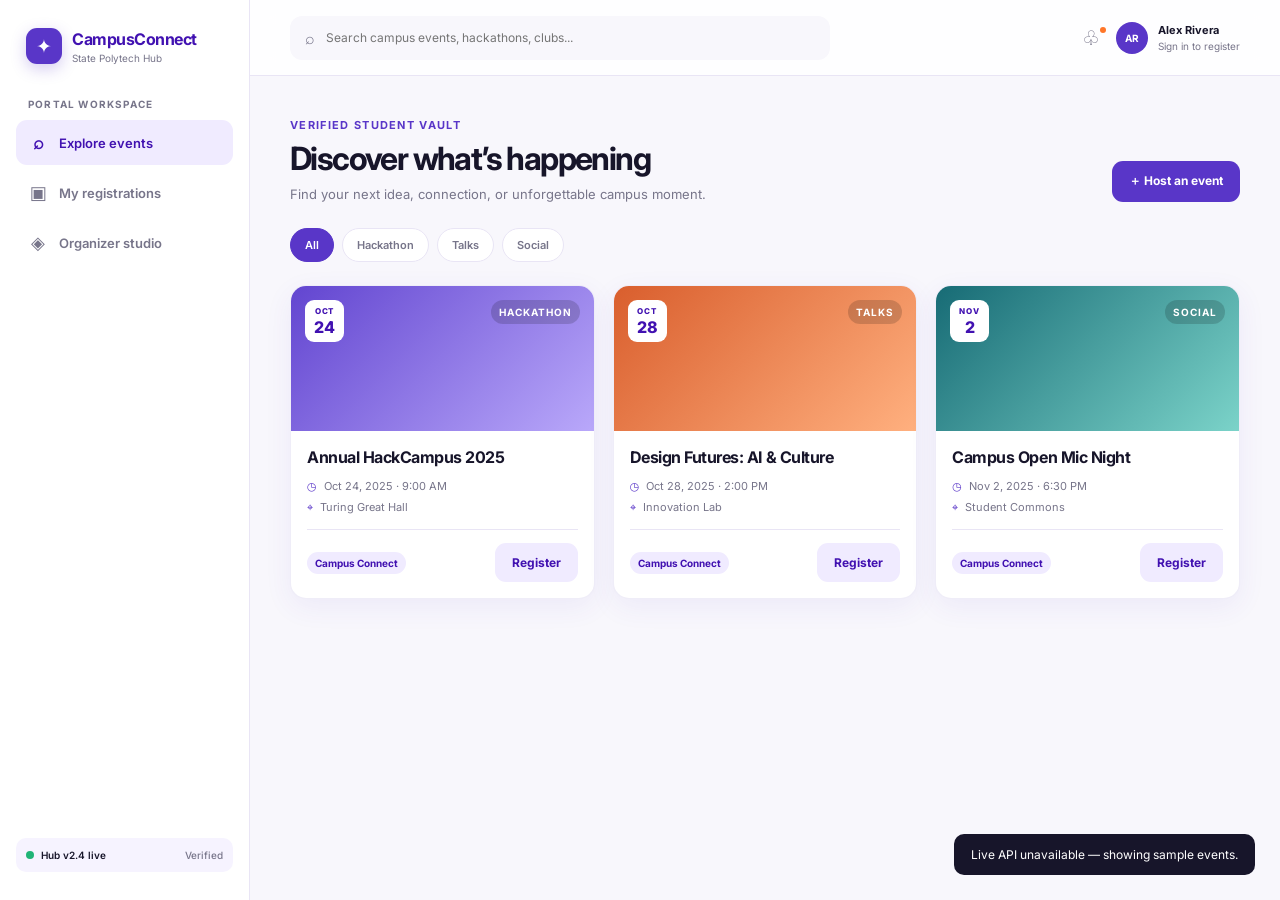
<file: frontend/index.html>
<!doctype html>
<html lang="en">
  <head>
    <meta charset="UTF-8" />
    <meta name="viewport" content="width=device-width, initial-scale=1.0" />
    <meta name="description" content="CampusConnect event discovery and registration portal" />
    <title>CampusConnect — Explore Events</title>
    <link rel="preconnect" href="https://fonts.googleapis.com" />
    <link rel="preconnect" href="https://fonts.gstatic.com" crossorigin />
    <link href="https://fonts.googleapis.com/css2?family=Inter:wght@400;500;600;700;800&display=swap" rel="stylesheet" />
    <link rel="stylesheet" href="./styles.css" />
  </head>
  <body>
    <div class="app-shell">
      <aside class="sidebar" aria-label="Main navigation">
        <div class="brand"><div class="brand-mark">✦</div><div><strong>CampusConnect</strong><small>State Polytech Hub</small></div></div>
        <div class="nav-label">Portal workspace</div>
        <nav class="nav-list">
          <button class="nav-item active" data-view="explore"><span>⌕</span>Explore events</button>
          <button class="nav-item" data-view="registrations"><span>▣</span>My registrations</button>
          <button class="nav-item" data-view="organizer"><span>◈</span>Organizer studio</button>
        </nav>
        <div class="sidebar-footer"><span class="status-dot"></span><span>Hub v2.4 live</span><span class="verified">Verified</span></div>
      </aside>

      <main class="main-content">
        <header class="topbar">
          <div class="mobile-brand"><div class="brand-mark">✦</div><strong>CampusConnect</strong></div>
          <label class="search-wrap"><span>⌕</span><input id="search-input" type="search" placeholder="Search campus events, hackathons, clubs..." /></label>
          <div class="profile"><button class="icon-button" aria-label="Notifications">♧<i></i></button><button class="profile-button" id="profile-login" type="button" aria-label="Sign in"><div class="avatar">AR</div><div class="profile-copy"><strong>Alex Rivera</strong><small>Sign in to register</small></div></button></div>
        </header>

        <section id="app" class="page" aria-live="polite">
          <div class="loading-card"><div class="spinner"></div><p>Loading your campus events…</p></div>
        </section>
      </main>
    </div>
    <div id="auth-modal" class="modal-backdrop" hidden>
      <section class="auth-modal" role="dialog" aria-modal="true" aria-labelledby="auth-title">
        <button id="close-auth" class="modal-close" type="button" aria-label="Close">×</button>
        <div class="eyebrow">Student access</div>
        <h2 id="auth-title">Sign in to register</h2>
        <p>Use your CampusConnect account. Your access token is stored only in this browser.</p>
        <form id="auth-form">
          <label>Email<input id="auth-email" type="email" autocomplete="email" required placeholder="student@campus.edu" /></label>
          <label>Password<input id="auth-password" type="password" autocomplete="current-password" required placeholder="Your password" /></label>
          <button class="primary-button" type="submit">Sign in</button>
          <div id="auth-error" class="auth-error" role="alert"></div>
        </form>
      </section>
    </div>
    <div id="toast" class="toast" role="status"></div>
    <script src="./api-client.js?v=20261105-2"></script>
    <script src="./app.js"></script>
  </body>
</html>
</file>
<file: frontend/styles.css>
:root{--canvas:#f8f7fc;--surface:#fff;--ink:#17152a;--muted:#77758a;--line:#e9e5f5;--purple:#5936c8;--purple-dark:#4111b1;--purple-soft:#f0ebff;--orange:#ff7629;--green:#20b477;--shadow:0 8px 28px rgba(89,54,200,.07)}
*{box-sizing:border-box}body{margin:0;background:var(--canvas);color:var(--ink);font-family:Inter,system-ui,sans-serif}button,input{font:inherit}.app-shell{display:flex;min-height:100vh}.sidebar{width:250px;flex:0 0 250px;background:var(--surface);border-right:1px solid var(--line);padding:28px 16px;display:flex;flex-direction:column}.brand{display:flex;align-items:center;gap:10px;padding:0 10px 34px;color:var(--purple-dark)}.brand strong{display:block;font-size:16px;letter-spacing:-.03em}.brand small{display:block;color:var(--muted);font-size:10px;margin-top:3px}.brand-mark{width:36px;height:36px;border-radius:11px;display:grid;place-items:center;background:var(--purple);color:#fff;font-size:19px;box-shadow:0 5px 15px rgba(89,54,200,.25)}.nav-label{padding:0 12px 10px;color:var(--muted);font-size:10px;font-weight:700;text-transform:uppercase;letter-spacing:.12em}.nav-list{display:grid;gap:5px}.nav-item{border:0;background:transparent;text-align:left;color:var(--muted);padding:12px;border-radius:11px;cursor:pointer;font-weight:600;font-size:13px;display:flex;align-items:center;gap:11px}.nav-item span{width:20px;text-align:center;font-size:18px}.nav-item:hover,.nav-item.active{background:var(--purple-soft);color:var(--purple-dark)}.sidebar-footer{margin-top:auto;background:#f6f3ff;border-radius:10px;padding:11px 10px;display:flex;align-items:center;gap:7px;color:var(--ink);font-size:10px;font-weight:600}.status-dot{width:8px;height:8px;background:var(--green);border-radius:99px}.verified{margin-left:auto;color:var(--muted);font-weight:500}.main-content{min-width:0;flex:1}.topbar{height:76px;background:rgba(255,255,255,.86);border-bottom:1px solid var(--line);display:flex;align-items:center;gap:24px;padding:0 40px;position:sticky;top:0;z-index:5;backdrop-filter:blur(12px)}.search-wrap{max-width:540px;flex:1;display:flex;align-items:center;gap:9px;background:var(--canvas);border:1px solid transparent;border-radius:12px;padding:0 14px;color:var(--muted)}.search-wrap:focus-within{background:#fff;border-color:var(--purple);box-shadow:0 0 0 3px rgba(89,54,200,.12)}.search-wrap input{width:100%;height:42px;background:transparent;border:0;outline:0;color:var(--ink);font-size:12px}.profile{margin-left:auto;display:flex;align-items:center;gap:10px}.icon-button{border:0;background:transparent;color:var(--muted);font-size:20px;position:relative;cursor:pointer}.icon-button i{position:absolute;right:0;top:2px;width:6px;height:6px;background:var(--orange);border-radius:50%}.avatar{width:32px;height:32px;border-radius:50%;display:grid;place-items:center;background:var(--purple);color:#fff;font-size:10px;font-weight:700}.profile-copy strong,.profile-copy small{display:block}.profile-copy strong{font-size:11px}.profile-copy small{font-size:10px;color:var(--muted);margin-top:3px}.mobile-brand{display:none}.page{padding:42px 40px;max-width:1440px;margin:auto}.eyebrow{color:var(--purple);font-size:11px;text-transform:uppercase;letter-spacing:.12em;font-weight:700}.page-heading{display:flex;justify-content:space-between;align-items:end;gap:24px;margin-bottom:26px}.page h1{font-size:32px;letter-spacing:-.05em;margin:7px 0 8px}.page-heading p{margin:0;color:var(--muted);font-size:13px}.primary-button,.secondary-button{border:0;border-radius:11px;padding:12px 17px;cursor:pointer;font-size:12px;font-weight:700}.primary-button{background:var(--purple);color:#fff}.primary-button:hover{background:var(--purple-dark)}.secondary-button{background:var(--purple-soft);color:var(--purple-dark)}.filters{display:flex;gap:8px;margin-bottom:23px;overflow:auto}.filter{border:1px solid var(--line);background:#fff;color:var(--muted);padding:9px 14px;border-radius:99px;white-space:nowrap;font-size:11px;font-weight:600;cursor:pointer}.filter.active,.filter:hover{background:var(--purple);border-color:var(--purple);color:#fff}.event-grid{display:grid;grid-template-columns:repeat(auto-fill,minmax(270px,1fr));gap:18px}.event-card{background:#fff;border-radius:16px;overflow:hidden;box-shadow:var(--shadow);border:1px solid rgba(233,229,245,.7);transition:transform .2s,box-shadow .2s}.event-card:hover{transform:translateY(-3px);box-shadow:0 15px 34px rgba(89,54,200,.13)}.event-art{height:145px;padding:14px;display:flex;justify-content:space-between;align-items:flex-start;background:linear-gradient(135deg,#6245d0,#b9a8fa)}.event-card:nth-child(3n+2) .event-art{background:linear-gradient(135deg,#d95e2d,#ffb07f)}.event-card:nth-child(3n) .event-art{background:linear-gradient(135deg,#176b75,#7bd3c9)}.date-badge{background:#fff;border-radius:9px;padding:7px 9px;text-align:center;color:var(--purple-dark);font-weight:800;font-size:16px;line-height:1}.date-badge small{display:block;font-size:8px;text-transform:uppercase;letter-spacing:.1em;margin-bottom:4px}.art-label{color:#fff;font-size:10px;font-weight:700;text-transform:uppercase;letter-spacing:.1em;background:rgba(0,0,0,.16);padding:6px 8px;border-radius:99px}.event-body{padding:16px}.event-body h3{font-size:16px;margin:0 0 12px;letter-spacing:-.03em}.meta{display:flex;gap:7px;color:var(--muted);font-size:11px;margin:7px 0}.meta span:first-child{color:var(--purple)}.event-footer{display:flex;align-items:center;justify-content:space-between;border-top:1px solid var(--line);margin-top:15px;padding-top:13px}.tag{font-size:10px;padding:5px 8px;background:var(--purple-soft);color:var(--purple-dark);border-radius:99px;font-weight:700}.empty,.loading-card{background:#fff;border:1px dashed var(--line);border-radius:16px;padding:50px;text-align:center;color:var(--muted)}.loading-card{display:grid;place-items:center;min-height:260px}.spinner{width:28px;height:28px;border:3px solid var(--purple-soft);border-top-color:var(--purple);border-radius:50%;animation:spin .8s linear infinite}@keyframes spin{to{transform:rotate(360deg)}}.table-card{background:#fff;border-radius:16px;box-shadow:var(--shadow);overflow:auto}.data-table{width:100%;border-collapse:collapse;text-align:left;font-size:12px}.data-table th{color:var(--muted);font-size:10px;text-transform:uppercase;letter-spacing:.1em}.data-table td,.data-table th{padding:16px;border-bottom:1px solid var(--line)}.data-table tr:last-child td{border-bottom:0}.toast{position:fixed;bottom:25px;right:25px;background:var(--ink);color:#fff;padding:13px 17px;border-radius:10px;font-size:12px;opacity:0;transform:translateY(12px);transition:.25s;pointer-events:none}.toast.show{opacity:1;transform:translateY(0)}
@media(max-width:800px){.sidebar{display:none}.topbar{height:66px;padding:0 18px;gap:12px}.mobile-brand{display:flex;align-items:center;gap:7px;color:var(--purple-dark);font-size:13px}.mobile-brand .brand-mark{width:27px;height:27px;border-radius:8px;font-size:14px}.search-wrap{order:3;position:absolute;left:18px;right:18px;top:74px;max-width:none}.profile-copy{display:none}.page{padding:70px 18px 30px}.page-heading{display:block}.page-heading .primary-button{margin-top:18px}.page h1{font-size:27px}.event-grid{grid-template-columns:1fr}.event-art{height:170px}}
/* Authentication dialog */
.profile-button{display:flex;align-items:center;gap:10px;border:0;background:transparent;color:inherit;text-align:left;cursor:pointer;padding:0}.profile-button:hover .profile-copy strong{color:var(--purple)}.modal-backdrop{position:fixed;inset:0;z-index:20;background:rgba(23,21,42,.42);backdrop-filter:blur(7px);display:grid;place-items:center;padding:20px}.modal-backdrop[hidden]{display:none}.auth-modal{position:relative;width:min(100%,420px);background:#fff;border-radius:18px;padding:28px;box-shadow:0 20px 50px rgba(23,21,42,.2)}.modal-close{position:absolute;right:14px;top:10px;border:0;background:transparent;color:var(--muted);font-size:26px;cursor:pointer}.auth-modal h2{margin:7px 0 8px;font-size:24px;letter-spacing:-.04em}.auth-modal p{color:var(--muted);font-size:12px;line-height:1.6;margin:0 0 20px}.auth-modal form{display:grid;gap:14px}.auth-modal label{display:grid;gap:7px;color:var(--ink);font-size:12px;font-weight:600}.auth-modal input{height:44px;border:1px solid var(--line);border-radius:10px;padding:0 12px;outline:0}.auth-modal input:focus{border-color:var(--purple);box-shadow:0 0 0 3px rgba(89,54,200,.12)}.auth-error{min-height:16px;color:#ba1a1a;font-size:11px}
</file>
